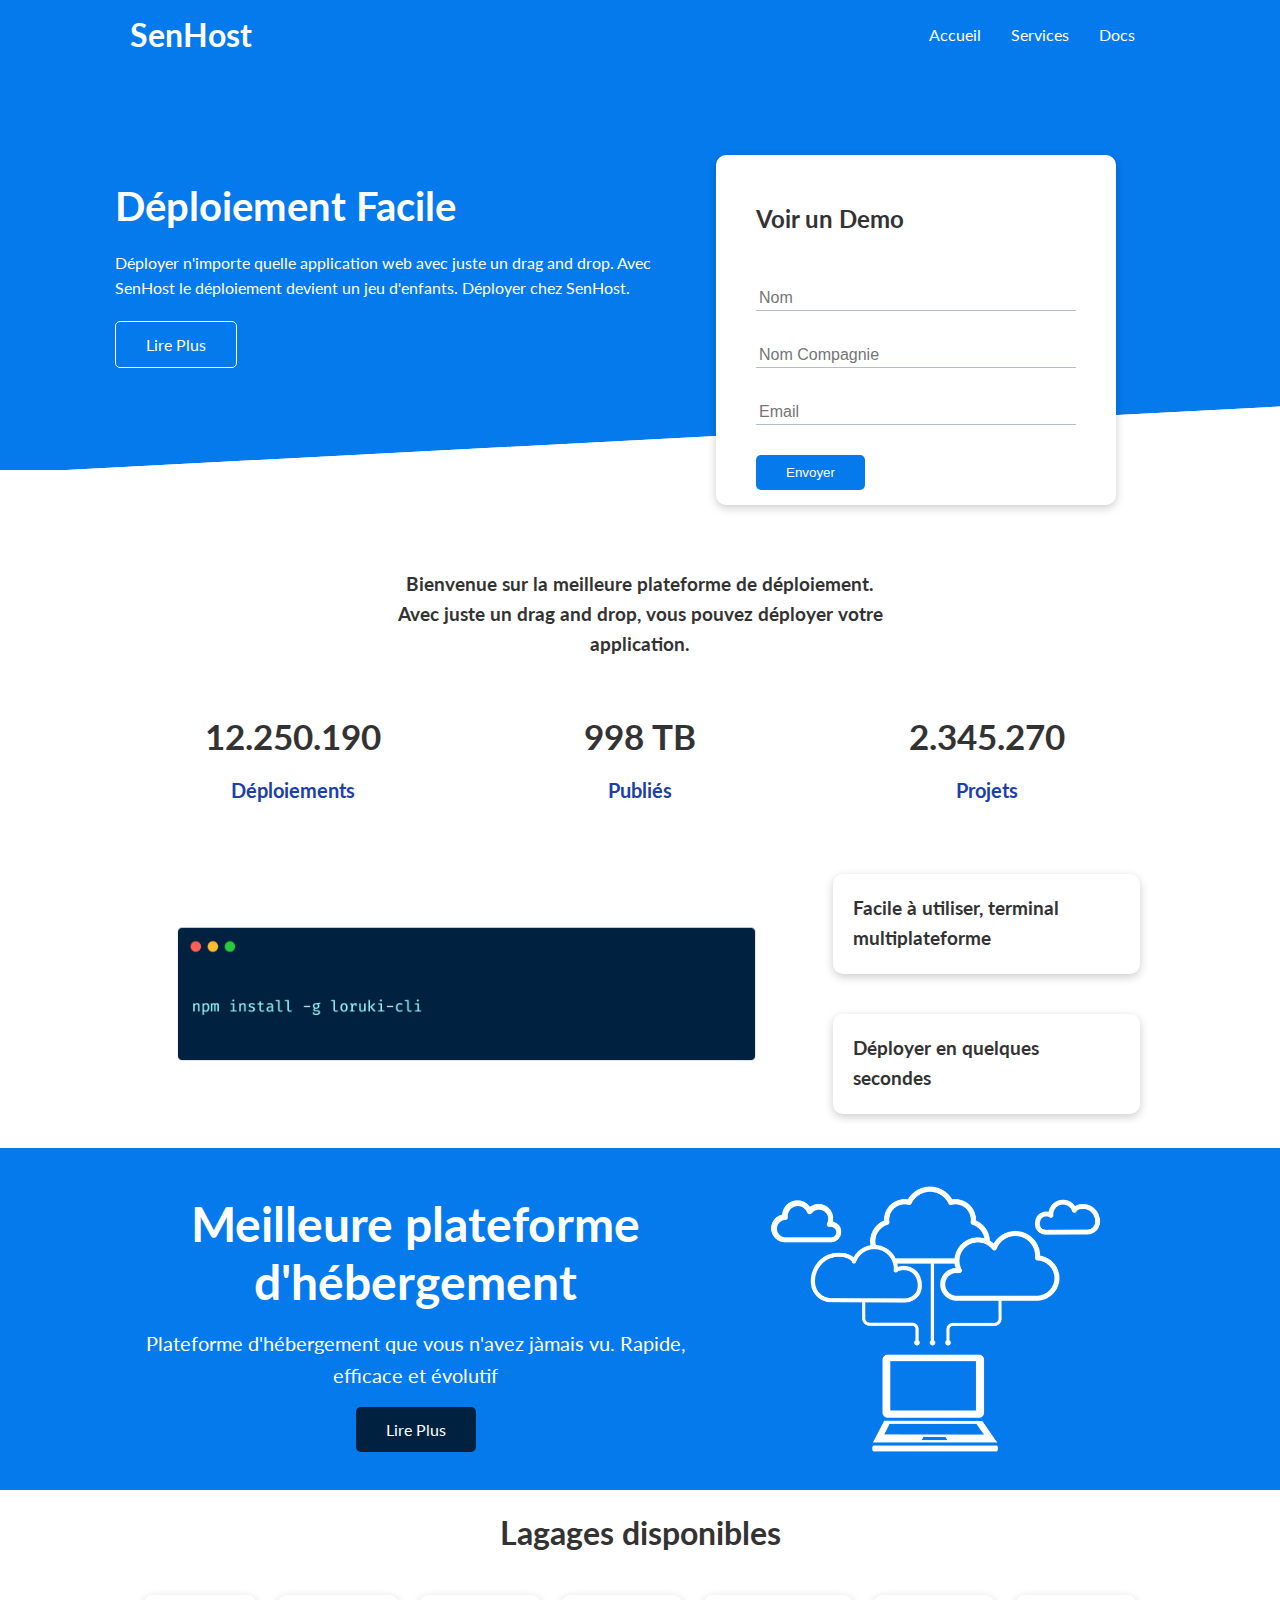
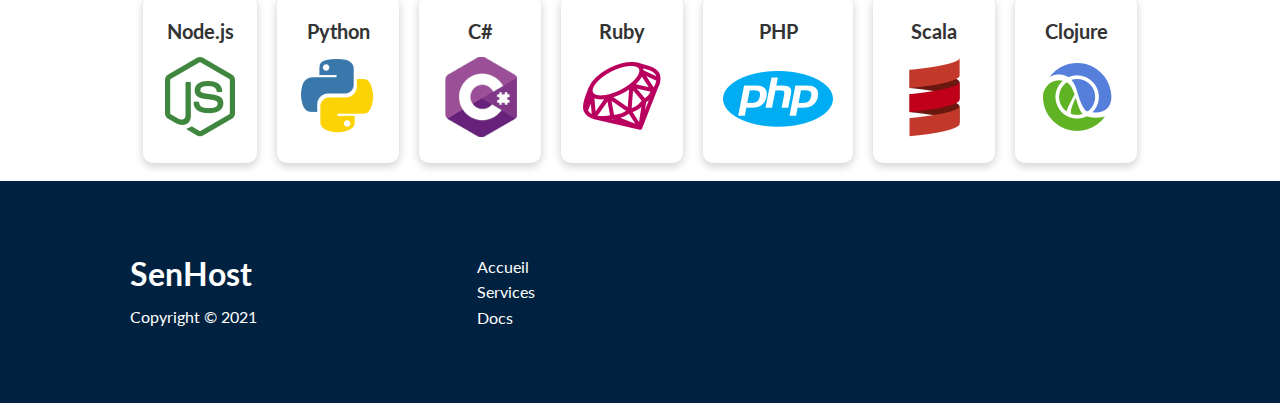
<file: index.html>
<!DOCTYPE html>
<html lang="en">

<head>
    <meta charset="UTF-8">
    <meta name="viewport" content="width=device-width, initial-scale=1.0">
    <link rel="stylesheet" href="https://cdnjs.cloudflare.com/ajax/libs/font-awesome/5.15.2/css/all.min.css"
        integrity="sha512-HK5fgLBL+xu6dm/Ii3z4xhlSUyZgTT9tuc/hSrtw6uzJOvgRr2a9jyxxT1ely+B+xFAmJKVSTbpM/CuL7qxO8w=="
        crossorigin="anonymous" />
    <link rel="stylesheet" href="css/utilities.css">
    <link rel="stylesheet" href="css/style.css">
    <title>SenHost | Deploiement Facile</title>
</head>

<body>
    <!-- Navbar -->
    <div class="navbar">
        <div class="container flex">
            <h1 class="logo">SenHost</h1>
            <nav>
                <ul>
                    <li><a href="index.html">Accueil</a></li>
                    <li><a href="features.html">Services</a></li>
                    <li><a href="docs.html">Docs</a></li>
                </ul>
            </nav>
        </div>
    </div>
    <!-- end Navbar -->

    <!-- Showcase -->
    <section class="showcase">
        <div class="container grid">
            <div class="showcase-text">
                <h1>Déploiement Facile</h1>
                <p>
                    Déployer n'importe quelle application web avec juste un drag and drop. Avec SenHost le déploiement
                    devient un jeu d'enfants. Déployer chez SenHost.
                </p>
                <a href="features.html" class="btn btn-outline">Lire Plus</a>
            </div>

            <div class="showcase-form card">
                <h2>Voir un Demo</h2>
                <form name="contact" method="POST" netlify-honeypot="bot-field" data-netlify="true">
                    <input type="hidden" name="form-name" value="contact">
                    <p class="hidden">
                        <label>Don’t fill this out if you’re human: <input name="bot-field" /></label>
                    </p>
                    <div class="form">
                        <div class="form-control">
                            <input type="text" name="name" placeholder="Nom" required>
                        </div>
                        <div class="form-control">
                            <input type="text" name="company" placeholder="Nom Compagnie" required>
                        </div>
                        <div class="form-control">
                            <input type="email" name="email" placeholder="Email" required>
                        </div>
                        <input type="submit" value="Envoyer" class="btn btn-primary">
                    </div>
                </form>
            </div>
        </div>
    </section>
    <!-- end Showcase -->

    <!-- Stats -->
    <section class="stats">
        <div class="container">
            <h3 class="stats-heading text-center my-1">
                Bienvenue sur la meilleure plateforme de déploiement. Avec juste un drag and drop, vous pouvez déployer
                votre application.
            </h3>
            <div class="grid grid-3 text-center my-4">
                <div>
                    <i class="fas fa-server fa-3x"></i>
                    <h3>12.250.190</h3>
                    <p class="text-secondary">Déploiements</p>
                </div>
                <div>
                    <i class="fas fa-upload fa-3x"></i>
                    <h3>998 TB</h3>
                    <p class="text-secondary">Publiés</p>
                </div>
                <div>
                    <i class="fas fa-project-diagram fa-3x"></i>
                    <h3>2.345.270</h3>
                    <p class="text-secondary">Projets</p>
                </div>
            </div>
        </div>
    </section>
    <!-- end Stats -->

    <!-- Cli -->
    <section class="cli">
        <div class="container grid">
            <img src="images/cli.png" alt="">
            <div class="card">
                <h3>Facile à utiliser, terminal multiplateforme</h3>
            </div>
            <div class="card">
                <h3>Déployer en quelques secondes</h3>
            </div>
        </div>
    </section>
    <!-- end Cli -->

    <!-- Cloud -->
    <section class="cloud bg-primary my-2 py-2">
        <div class="container grid">
            <div class="text-center">
                <h2 class="lg">
                    Meilleure plateforme d'hébergement
                </h2>
                <p class="lead my-1">
                    Plateforme d'hébergement que vous n'avez jàmais vu. Rapide, efficace et évolutif
                </p>
                <a href="features.html" class="btn btn-dark">
                    Lire Plus
                </a>
            </div>
            <img src="images/cloud.png" alt="">
        </div>
    </section>
    <!-- end Cloud -->

    <!-- Languages -->
    <section class="languages">
        <h2 class="md text-center my-2">
            Lagages disponibles
        </h2>
        <div class="container flex">
            <div class="card">
                <h4>Node.js</h4>
                <img src="images/logos/node.png" alt="">
            </div>
            <div class="card">
                <h4>Python</h4>
                <img src="images/logos/python.png" alt="">
            </div>
            <div class="card">
                <h4>C#</h4>
                <img src="images/logos/csharp.png" alt="">
            </div>
            <div class="card">
                <h4>Ruby</h4>
                <img src="images/logos/ruby.png" alt="">
            </div>
            <div class="card">
                <h4>PHP</h4>
                <img src="images/logos/php.png" alt="">
            </div>
            <div class="card">
                <h4>Scala</h4>
                <img src="images/logos/scala.png" alt="">
            </div>
            <div class="card">
                <h4>Clojure</h4>
                <img src="images/logos/clojure.png" alt="">
            </div>
        </div>
    </section>
    <!-- end Languages -->

    <!-- Footer -->
    <footer class="footer bg-dark py-5">
        <div class="container grid grid-3">
            <div>
                <h1>SenHost</h1>
                <p>Copyright &copy; 2021</p>
            </div>
            <nav>
                <ul>
                    <li><a href="index.html">Accueil</a></li>
                    <li><a href="features.html">Services</a></li>
                    <li><a href="docs.html">Docs</a></li>
                </ul>
            </nav>
            <div class="social">
                <a href="#"><i class="fab fa-github fa-2x"></i></a>
                <a href="#"><i class="fab fa-facebook fa-2x"></i></a>
                <a href="#"><i class="fab fa-instagram fa-2x"></i></a>
                <a href="#"><i class="fab fa-twitter fa-2x"></i></a>
            </div>
        </div>
    </footer>
</body>

</html>
</file>
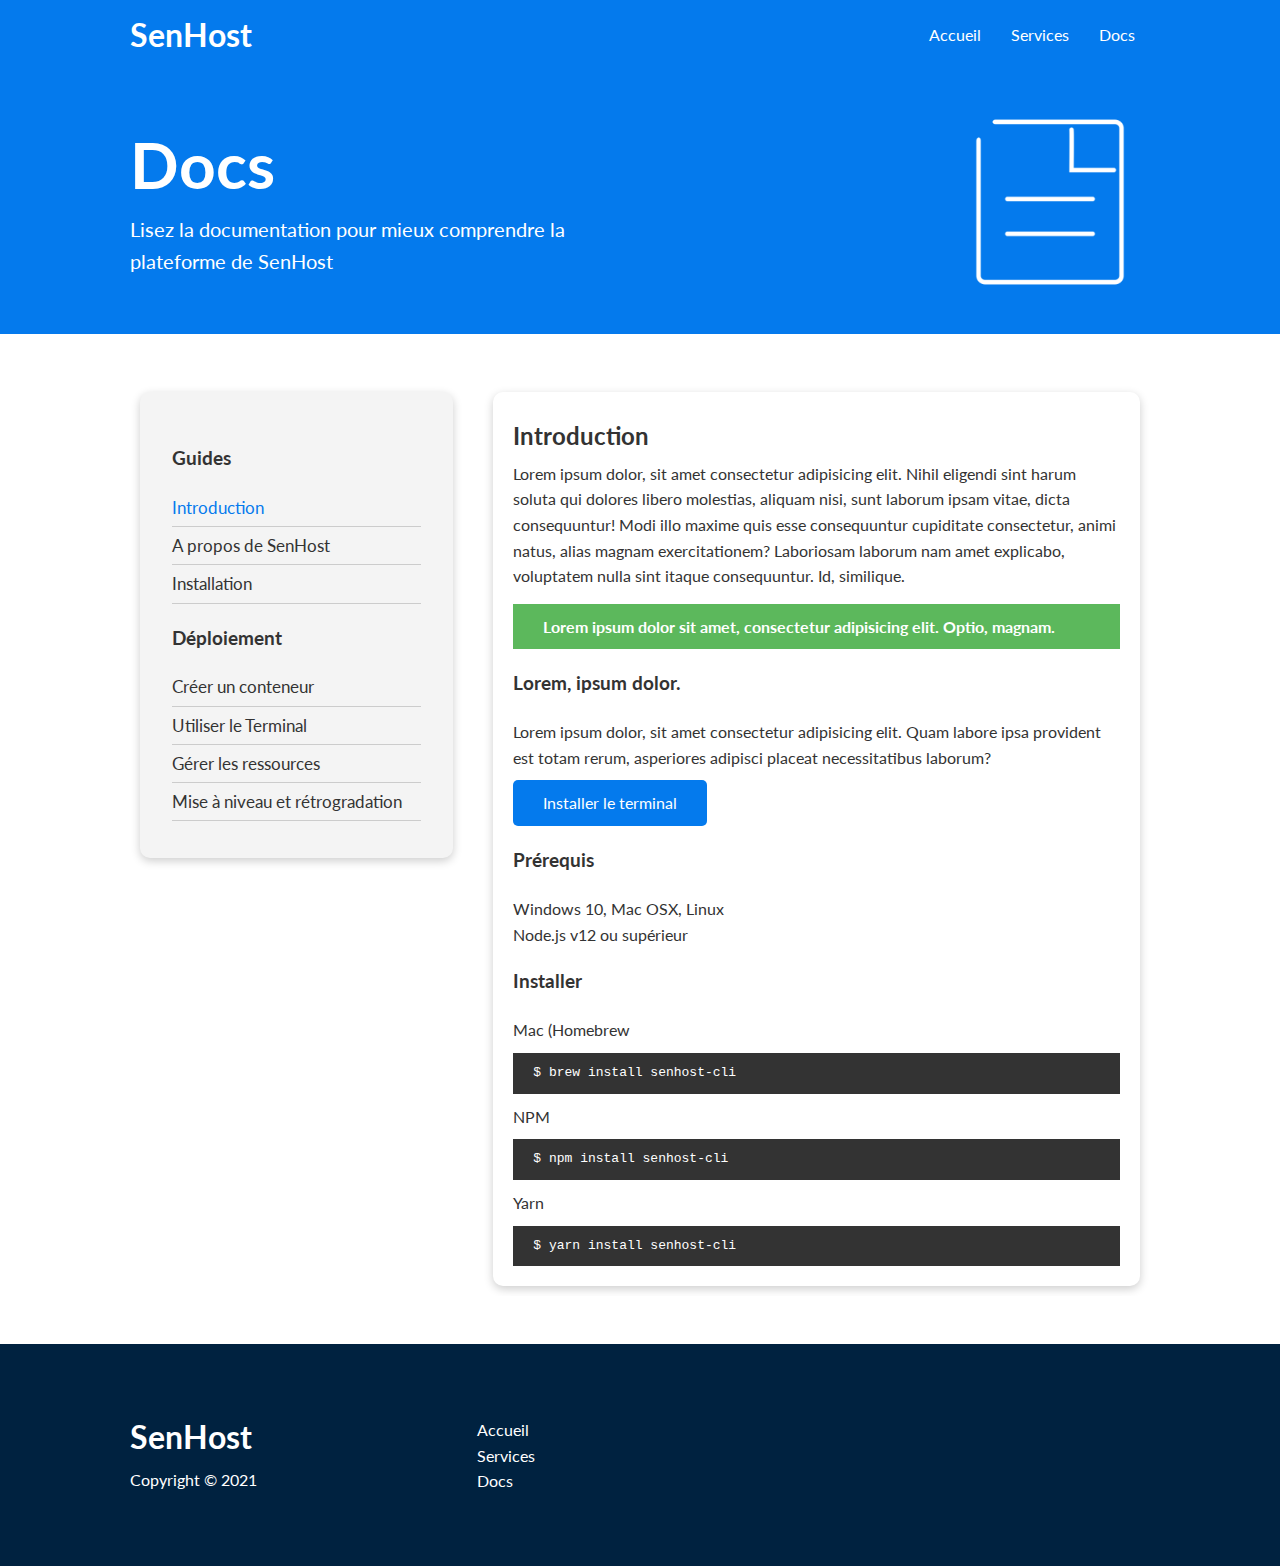
<file: docs.html>
<!DOCTYPE html>
<html lang="en">

<head>
    <meta charset="UTF-8">
    <meta name="viewport" content="width=device-width, initial-scale=1.0">
    <link rel="stylesheet" href="https://cdnjs.cloudflare.com/ajax/libs/font-awesome/5.15.2/css/all.min.css"
        integrity="sha512-HK5fgLBL+xu6dm/Ii3z4xhlSUyZgTT9tuc/hSrtw6uzJOvgRr2a9jyxxT1ely+B+xFAmJKVSTbpM/CuL7qxO8w=="
        crossorigin="anonymous" />
    <link rel="stylesheet" href="css/utilities.css">
    <link rel="stylesheet" href="css/style.css">
    <title>SenHost | Deploiement Facile</title>
</head>

<body>
    <!-- Navbar -->
    <div class="navbar">
        <div class="container flex">
            <h1 class="logo">SenHost</h1>
            <nav>
                <ul>
                    <li><a href="index.html">Accueil</a></li>
                    <li><a href="features.html">Services</a></li>
                    <li><a href="docs.html">Docs</a></li>
                </ul>
            </nav>
        </div>
    </div>
    <!-- end Navbar -->

    <!-- Head -->
    <section class="docs-head bg-primary py-3">
        <div class="container grid">
            <div>
                <h1 class="xl">Docs</h1>
                <p class="lead">
                    Lisez la documentation pour mieux comprendre la plateforme de SenHost
                </p>
            </div>
            <img src="images/docs.png" alt="">
        </div>
    </section>
    <!-- end Head -->

    <!-- Docs Main -->
    <section class="docs-main my-4">
        <div class="container grid">
            <div class="card bg-light p-3">
                <h3 class="my-2">Guides</h3>
                <nav>
                    <ul>
                        <li><a class="text-primary" href="">Introduction</a></li>
                        <li><a href="">A propos de SenHost</a></li>
                        <li><a href="">Installation</a></li>
                    </ul>
                </nav>

                <h3 class="my-2">Déploiement</h3>
                <nav>
                    <ul>
                        <li><a href="">Créer un conteneur</a></li>
                        <li><a href="">Utiliser le Terminal</a></li>
                        <li><a href="">Gérer les ressources</a></li>
                        <li><a href="">Mise à niveau et rétrogradation</a></li>
                    </ul>
                </nav>
            </div>
            <div class="card">
                <h2>Introduction</h2>
                <p>Lorem ipsum dolor, sit amet consectetur adipisicing elit. Nihil eligendi sint harum soluta qui
                    dolores libero molestias, aliquam nisi, sunt laborum ipsam vitae, dicta consequuntur! Modi illo
                    maxime quis esse consequuntur cupiditate consectetur, animi natus, alias magnam exercitationem?
                    Laboriosam laborum nam amet explicabo, voluptatem nulla sint itaque consequuntur. Id, similique.</p>

                <div class="alert alert-success">
                    <i class="fas fa-info"></i>
                    Lorem ipsum dolor sit amet, consectetur adipisicing elit. Optio, magnam.
                </div>

                <h3>Lorem, ipsum dolor.</h3>

                <p>Lorem ipsum dolor, sit amet consectetur adipisicing elit. Quam labore ipsa provident est totam rerum,
                    asperiores adipisci placeat necessitatibus laborum?</p>

                <a href="#" class="btn btn-primary">Installer le terminal</a>

                <h3>Prérequis</h3>

                <ul>
                    <li>Windows 10, Mac OSX, Linux</li>
                    <li>Node.js v12 ou supérieur</li>
                </ul>

                <h3>Installer</h3>
                <p>Mac (Homebrew</p>
                <pre><code>$ brew install senhost-cli</code></pre>
                <p>NPM</p>
                <pre><code>$ npm install senhost-cli</code></pre>
                <p>Yarn</p>
                <pre><code>$ yarn install senhost-cli</code></pre>

            </div>
        </div>
    </section>

    <!-- Footer -->
    <footer class="footer bg-dark py-5">
        <div class="container grid grid-3">
            <div>
                <h1>SenHost</h1>
                <p>Copyright &copy; 2021</p>
            </div>
            <nav>
                <ul>
                    <li><a href="index.html">Accueil</a></li>
                    <li><a href="features.html">Services</a></li>
                    <li><a href="docs.html">Docs</a></li>
                </ul>
            </nav>
            <div class="social">
                <a href="#"><i class="fab fa-github fa-2x"></i></a>
                <a href="#"><i class="fab fa-facebook fa-2x"></i></a>
                <a href="#"><i class="fab fa-instagram fa-2x"></i></a>
                <a href="#"><i class="fab fa-twitter fa-2x"></i></a>
            </div>
        </div>
    </footer>
</body>

</html>
</file>
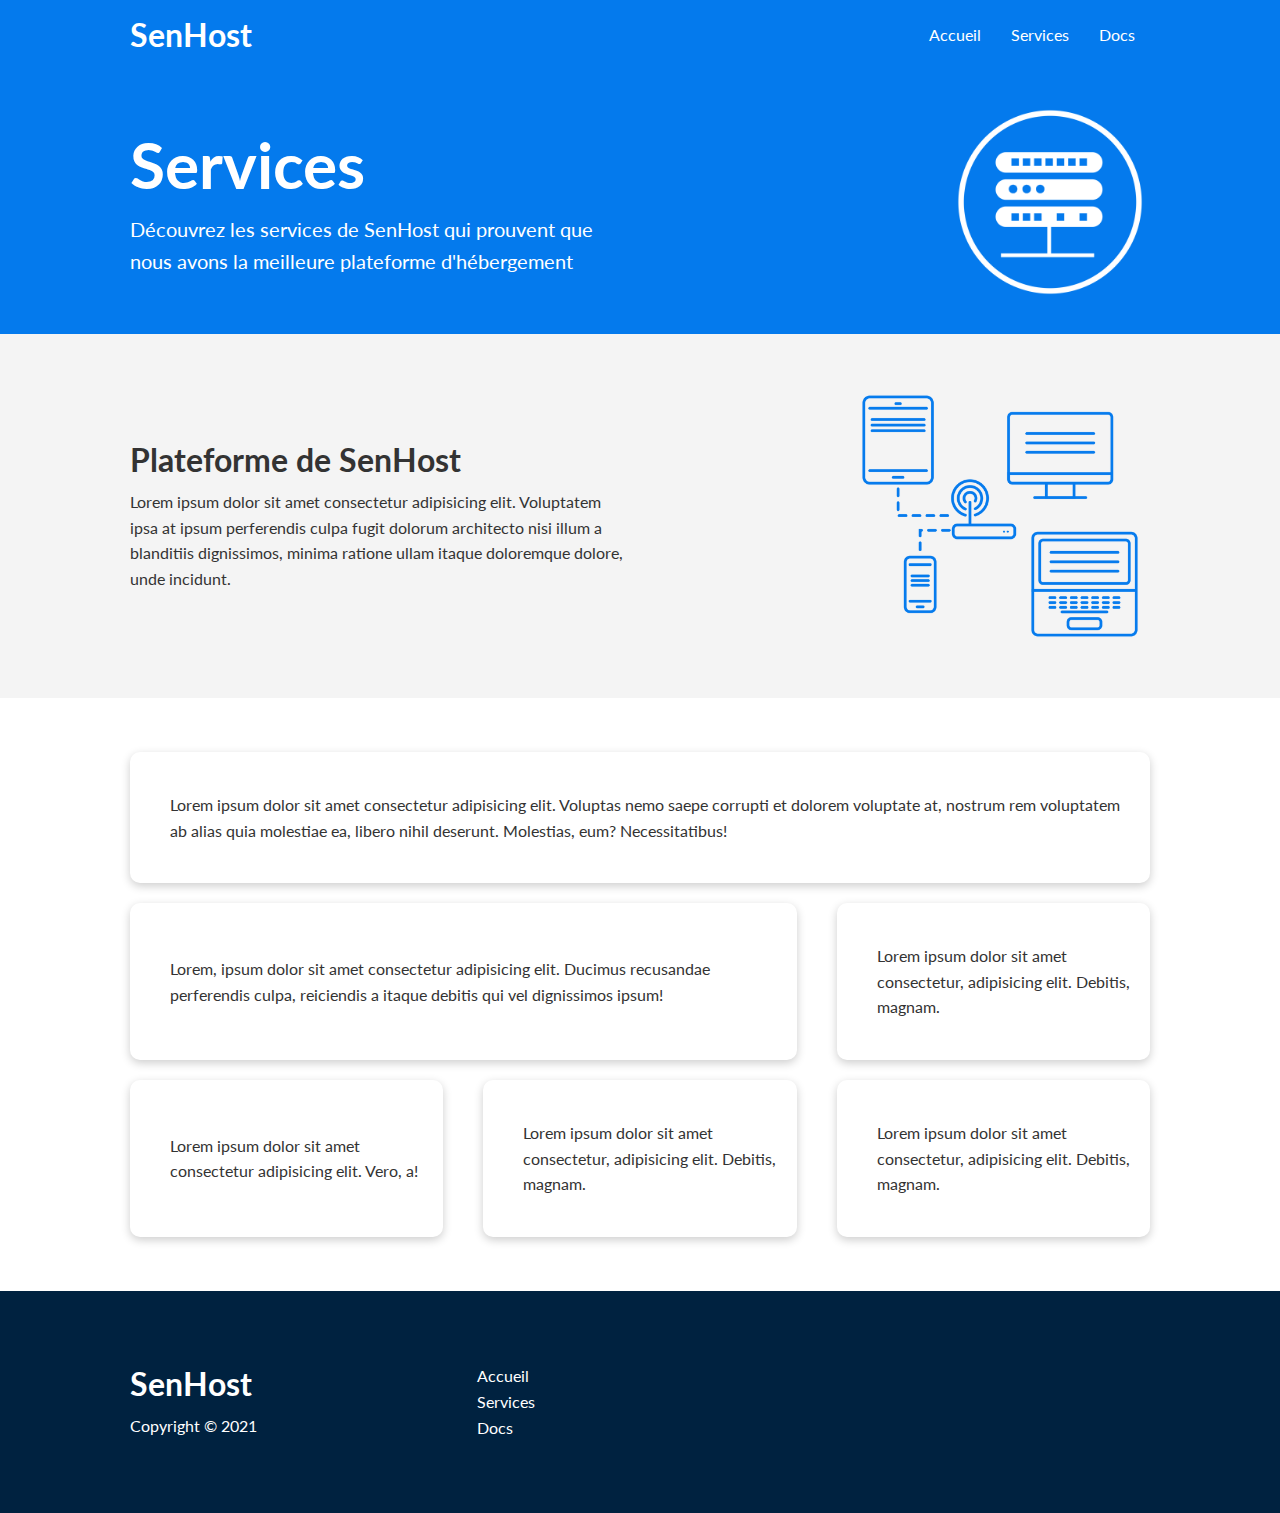
<file: features.html>
<!DOCTYPE html>
<html lang="en">

<head>
    <meta charset="UTF-8">
    <meta name="viewport" content="width=device-width, initial-scale=1.0">
    <link rel="stylesheet" href="https://cdnjs.cloudflare.com/ajax/libs/font-awesome/5.15.2/css/all.min.css"
        integrity="sha512-HK5fgLBL+xu6dm/Ii3z4xhlSUyZgTT9tuc/hSrtw6uzJOvgRr2a9jyxxT1ely+B+xFAmJKVSTbpM/CuL7qxO8w=="
        crossorigin="anonymous" />
    <link rel="stylesheet" href="css/utilities.css">
    <link rel="stylesheet" href="css/style.css">
    <title>SenHost | Deploiement Facile</title>
</head>

<body>
    <!-- Navbar -->
    <div class="navbar">
        <div class="container flex">
            <h1 class="logo">SenHost</h1>
            <nav>
                <ul>
                    <li><a href="index.html">Accueil</a></li>
                    <li><a href="features.html">Services</a></li>
                    <li><a href="docs.html">Docs</a></li>
                </ul>
            </nav>
        </div>
    </div>
    <!-- end Navbar -->

    <!-- Head -->
    <section class="features-head bg-primary py-3">
        <div class="container grid">
            <div>
                <h1 class="xl">Services</h1>
                <p class="lead">
                    Découvrez les services de SenHost qui prouvent que nous avons la meilleure plateforme d'hébergement
                </p>
            </div>
            <img src="images/server.png" alt="">
        </div>
    </section>
    <!-- end Head -->

    <!-- Sub head -->
    <section class="features-sub-head bg-light py-3">
        <div class="container grid">
            <div>
                <h1 class="md">Plateforme de SenHost</h1>
                <p>
                    Lorem ipsum dolor sit amet consectetur adipisicing elit. Voluptatem ipsa at ipsum perferendis culpa fugit dolorum architecto nisi illum a blanditiis dignissimos, minima ratione ullam itaque doloremque dolore, unde incidunt.
                </p>
            </div>
            <img src="images/server2.png" alt="">
        </div>
    </section>
    <!-- end Sub Head -->

    <!-- Main -->
    <section class="features-main my-2">
        <div class="container grid grid-3">
            <div class="card flex">
                <i class="fas fa-server fa-3x"></i>
                <p>Lorem ipsum dolor sit amet consectetur adipisicing elit. Voluptas nemo saepe corrupti et dolorem voluptate at,
                    nostrum rem voluptatem ab alias quia molestiae ea, libero nihil deserunt. Molestias, eum? Necessitatibus!</p>
            </div>
            <div class="card flex">
                <i class="fas fa-network-wired fa-3x"></i>
                <p>
                    Lorem, ipsum dolor sit amet consectetur adipisicing elit. Ducimus
                    recusandae perferendis culpa, reiciendis a itaque debitis qui vel
                    dignissimos ipsum!
                </p>
            </div>
            <div class="card flex">
                <i class="fas fa-laptop-code fa-3x"></i>
                <p>
                    Lorem ipsum dolor sit amet consectetur, adipisicing elit. Debitis,
                    magnam.
                </p>
            </div>
            <div class="card flex">
                <i class="fas fa-database fa-3x"></i>
                <p>
                    Lorem ipsum dolor sit amet consectetur adipisicing elit. Vero, a!
                </p>
            </div>
            <div class="card flex">
                <i class="fas fa-power-off fa-3x"></i>
                <p>
                    Lorem ipsum dolor sit amet consectetur, adipisicing elit. Debitis,
                    magnam.
                </p>
            </div>
            <div class="card flex">
                <i class="fas fa-upload fa-3x"></i>
                <p>
                    Lorem ipsum dolor sit amet consectetur, adipisicing elit. Debitis,
                    magnam.
                </p>
            </div>
        </div>
    </section>

    <!-- Footer -->
    <footer class="footer bg-dark py-5">
        <div class="container grid grid-3">
            <div>
                <h1>SenHost</h1>
                <p>Copyright &copy; 2021</p>
            </div>
            <nav>
                <ul>
                    <li><a href="index.html">Accueil</a></li>
                    <li><a href="features.html">Services</a></li>
                    <li><a href="docs.html">Docs</a></li>
                </ul>
            </nav>
            <div class="social">
                <a href="#"><i class="fab fa-github fa-2x"></i></a>
                <a href="#"><i class="fab fa-facebook fa-2x"></i></a>
                <a href="#"><i class="fab fa-instagram fa-2x"></i></a>
                <a href="#"><i class="fab fa-twitter fa-2x"></i></a>
            </div>
        </div>
    </footer>
</body>

</html>
</file>
<file: css/utilities.css>
.container {
    max-width: 1100px;
    margin: 0 auto;
    overflow: auto;
    padding: 0 40px;
}

.card{
    background-color: #fff;
    color: #333;
    border-radius: 10px;
    box-shadow: 0 3px 10px rgba(0, 0, 0, 0.2);
    padding: 20px;
    margin: 10px;
}

.btn {
    display: inline-block;
    padding: 10px 30px;
    cursor: pointer;
    background: var(--primary-color);
    color: #fff;
    border: none;
    border-radius: 5px;
}

.btn-outline {
    background-color: transparent;
    border: 1px #fff solid;
}

.btn:hover {
    transform: scale(0.98);
}


/* Backgrouds & colored buttons */
.bg-primary, 
.btn-primary {
    background-color: var(--primary-color);
    color: #fff;
}

.bg-secondary,
.btn-secondary {
    background-color: var(--secondary-color);
    color: #fff;
}

.bg-dark, 
.btn-dark {
    background-color: var(--dark-color);
    color: #fff;
}

.bg-light, 
.btn-light {
    background-color: var(--light-color);
    color: #333;
}

.bg-primary a, 
.btn-primary a,
.bg-secondary a,
.btn-secondary a,
.bg-dark a, 
.btn-dark  a{
color: #fff;
}

/* Text colors */
.text-primary {
    color: var(--primary-color);
}

.text-secondary {
    color: var(--secondary-color);
}

.text-dark {
    color: var(--dark-color);
}

.text-light {
    color: var(--light-color);
}

/* Text sizes */
.lead {
    font-size: 20px;
}

.sm {
    font-size: 1rem;
}

.md {
    font-size: 2rem;
}

.lg {
    font-size: 3rem;
}

.xl{
    font-size: 4rem;
}

.text-center{
    text-align: center;
}

/* Alert */
.alert {
    background-color: var(--light-color);
    padding: 10px 20px;
    font-weight: bold;
    margin: 15px 0;
}

.alert i {
    margin-right: 10px;
}

.alert-success {
    background-color: var(--success-color);
    color: #fff;
}

.alert-error {
    background-color: var(--error-color);
    color: #fff;
}

.flex{
  display: flex;  
  justify-content: center;
  align-items: center;
  height: 100%;
}

.grid {
    display: grid;
    grid-template-columns: repeat(2, 1fr);
    gap: 20px;
    justify-content: center;
    align-items: center;
    height: 100%;
}

.grid-3 {
    grid-template-columns: repeat(3, 1fr);
}

/* Margin */
.my-1 {
    margin: 1rem 0;
}

.my-2 {
    margin: 1.5rem 0;
}

.my-3 {
    margin: 2rem 0;
}

.my-4 {
    margin: 3rem 0;
}

.my-5 {
    margin: 4rem 0;
}

.m-1 {
    margin: 1rem;
}

.m-2 {
    margin: 1.5rem;
}

.m-3 {
    margin: 2rem;
}

.m-4 {
    margin: 3rem;
}

.m-5 {
    margin: 4rem;
}

/* Pading */
.py-1 {
    padding: 1rem 0;
}

.py-2 {
    padding: 1.5rem 0;
}

.py-3 {
    padding: 2rem 0;
}

.py-4 {
    padding: 3rem 0;
}

.py-5 {
    padding: 4rem 0;
}

.p-1 {
    padding: 1rem;
}

.p-2 {
    padding: 1.5rem;
}

.p-3 {
    padding: 2rem;
}

.p-4 {
    padding: 3rem;
}

.p-5 {
    padding: 4rem;
}
</file>
<file: css/style.css>
@import url('https://fonts.googleapis.com/css2?family=Lato:wght@300&display=swap');

:root {
    --primary-color: #047aed;
    --secondary-color: #1c3fa8;
    --dark-color: #002240;
    --light-color: #f4f4f4;
    --success-color: #5cb85c;
    --error-color: #d9534f;
}

* {
    box-sizing: border-box;
    padding: 0;
    margin: 0;
}

body {
    font-family: 'Lato', sans-serif;
    color: #333;
    line-height: 1.6;
}

ul {
    list-style: none;
}

a {
    text-decoration: none;
    color: #333;
}

h1,
h2 {
    font-weight: 300px;
    line-height: 1.2;
    margin: 10px 0;
}

p {
    margin: 10px 0;
}

img {
    width: 100%;
}

code, pre {
    background-color: #333;
    color: #fff;
    padding: 10px;
}

.hidden {
    visibility: hidden;
    height: 0;
}

/* navbar styles */
.navbar {
    background-color: var(--primary-color);
    color: #fff;
    height: 70px;
}

.navbar ul {
   display: flex;
}

.navbar a {
    color: #fff;
    padding: 10px;
    margin: 0 5px;
}

.navbar a:hover {
    border-bottom: 2px #fff solid;
}

.navbar .flex{
    justify-content: space-between;
}

/* Showcase */
.showcase {
    height: 400px;
    background-color: var(--primary-color);
    color: #fff;
    position: relative;
}

.showcase h1{
    font-size: 40px;
}

.showcase p{
    margin: 20px 0;
}

.showcase .grid{
    overflow: visible;
    grid-template-columns: 55% 45%;
    gap: 30px;
}

.showcase-text {
    animation: slideInFromLeft 1s ease-in;
}

.showcase-form{
    position: relative;
    top: 60px;
    height: 350px;
    width: 400px;
    padding: 40px;
    z-index: 100;
    animation: slideInFromRight 1s ease-in;

}

.showcase-form .form-control{
    margin: 30px 0;
}

.showcase-form input[type="text"],
.showcase-form input[type="email"] 
{
    border: 0;
    border-bottom: 1px solid #b4becb;
    width: 100%;
    padding: 3px;
    font-size: 16px;
}

.showcase-form input:focus{
    outline: none;
}

.showcase::before, 
.showcase::after {
    content: '';
    position: absolute;
    height: 100px;
    bottom: -70px;
    right: 0;
    left: 0;
    background: #fff;
    transform: skewY(-3deg);
    -webkit-transform: skewY(-3deg);
    -moz-transform: skewY(-3deg);
    -ms-transform: skewY(-3deg);
}


/* Stats */
.stats {
    padding-top: 100px;
    animation: slideInFromBottom 1s ease-in;
}

.stats-heading {
    max-width: 500px;
    margin: auto;
}

.stats .grid h3 {
    font-size: 35px;
}

.stats .grid p {
    font-size: 20px;
    font-weight: bold;
}

/* Cli */
.cli .grid{
    grid-template-columns: repeat(3, 1fr);
    grid-template-rows: repeat(2, 1fr);
}

.cli .grid > *:first-child {
    grid-column: 1 / span 2;
    grid-row: 1 / span 2;
}

/* Cloud */
.cloud .grid{
    grid-template-columns: 4fr 3fr;
}

/* Languages */
.languages .flex{
    flex-wrap: wrap;
}
.languages .card {
    text-align: center;
    margin: 18px 10px;
    transition: transform 0.2s ease-in;
}

.languages .card h4{
    font-size: 20px;
    margin-bottom: 10px;
}

.languages .card:hover {
    transform: translateY(-15px);
}


/* Features */
.features-head img,
.docs-head img {
    width: 200px;
    justify-self: flex-end;
}


.features-sub-head img {
    width: 300px;
    justify-self: flex-end;
}

.features-main .card > i {
    margin-right: 20px;
}

.features-main .grid {
    padding: 30px;
}

.features-main .grid > *:first-child {
    grid-column: 1 / span 3;
}

.features-main .grid > *:nth-child(2) {
    grid-column: 1 / span 2;
}

/* Docs */
.docs-main h3 {
    margin: 20px 0;
}

.docs-main .grid {
    grid-template-columns: 1fr 2fr;
    align-items: flex-start;
}

.docs-main nav li {
    font-size: 17px;
    padding-bottom: 5px;
    margin-bottom: 5px;
    border-bottom: 1px #ccc solid ;
}

.docs-main a:hover {
    font-weight: bold;
}

/* Footer */
.footer .social a {
    margin: 0 10px;
}


/* Animations */
@keyframes slideInFromLeft {
    0% {
        transform: translateX(-100%);
    }
    100% {
        transform: translateX(0);
    }
}

@keyframes slideInFromRight {
    0% {
        transform: translateX(100%);
    }
    100% {
        transform: translateX(0);
    }
}

@keyframes slideInFromTop {
    0% {
        transform: translateY(-100%);
    }
    100% {
        transform: translateY(0);
    }
}

@keyframes slideInFromBottom {
    0% {
        transform: translateY(100%);
    }
    100% {
        transform: translateY(0);
    }
}


/* Tablets and under */
@media(max-width: 768px) {
    .grid,
    .showcase .grid,
    .stats .grid,
    .cli .grid,
    .cloud .grid,
    .features-main .grid,
    .docs-main .grid {
        grid-template-columns: 1fr;
        grid-template-rows: 1fr
    }

    .showcase {
        height: auto;
    }

    .showcase-text{
        text-align: center;
        margin: 40px;
        animation: slideInFromTop 1s ease-in;
    }

    .showcase-form{
        justify-self: center;
        margin: auto;
        animation: slideInFromBottom 1s ease-in;
    }

    .cli .grid > *:first-child {
    grid-column: 1;
    grid-row: 1;
    }

    .features-head,
    .features-sub-head,
    .docs-head {
        text-align: center;
    }

    .features-head img,
    .features-sub-head img,
    .docs-head img {
        justify-self: center;
    }

    .features-main .grid > *:first-child,
    .features-main .grid > *:nth-child(2) {
        grid-column: 1;
    }
}

/* Mobile */
@media(max-width: 500px) {
    .navbar {
        height: 110px;
    }

    .navbar .flex{
        flex-direction: column;
    }

    .navbar ul {
        padding: 10px;
        background-color: rgba(0, 0, 0, 0.1);
    }
}
</file>
